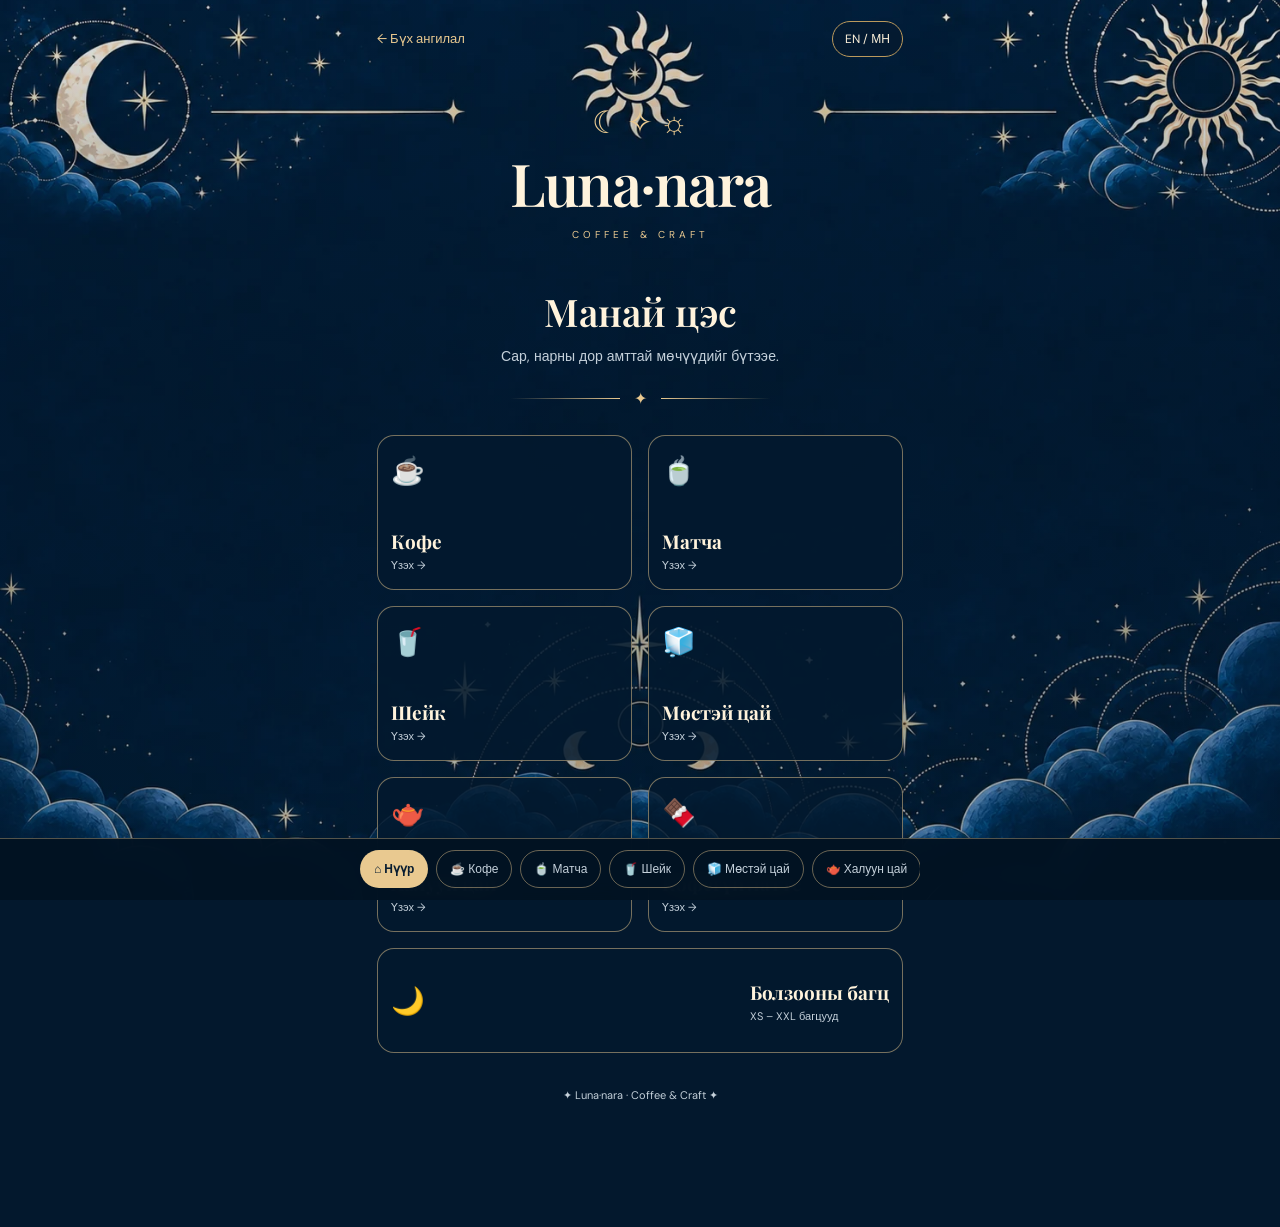
<file: index.html>
<!doctype html><html lang="mn"><head><meta charset="UTF-8"><meta name="viewport" content="width=device-width, initial-scale=1, viewport-fit=cover"><meta name="theme-color" content="#03182d"><meta name="description" content="Luna·nara Coffee & Craft mobile menu"><link rel="stylesheet" href="/style.css"></head><body data-page="home"><div id="app"></div><script src="/app.js" defer></script></body></html>
</file>
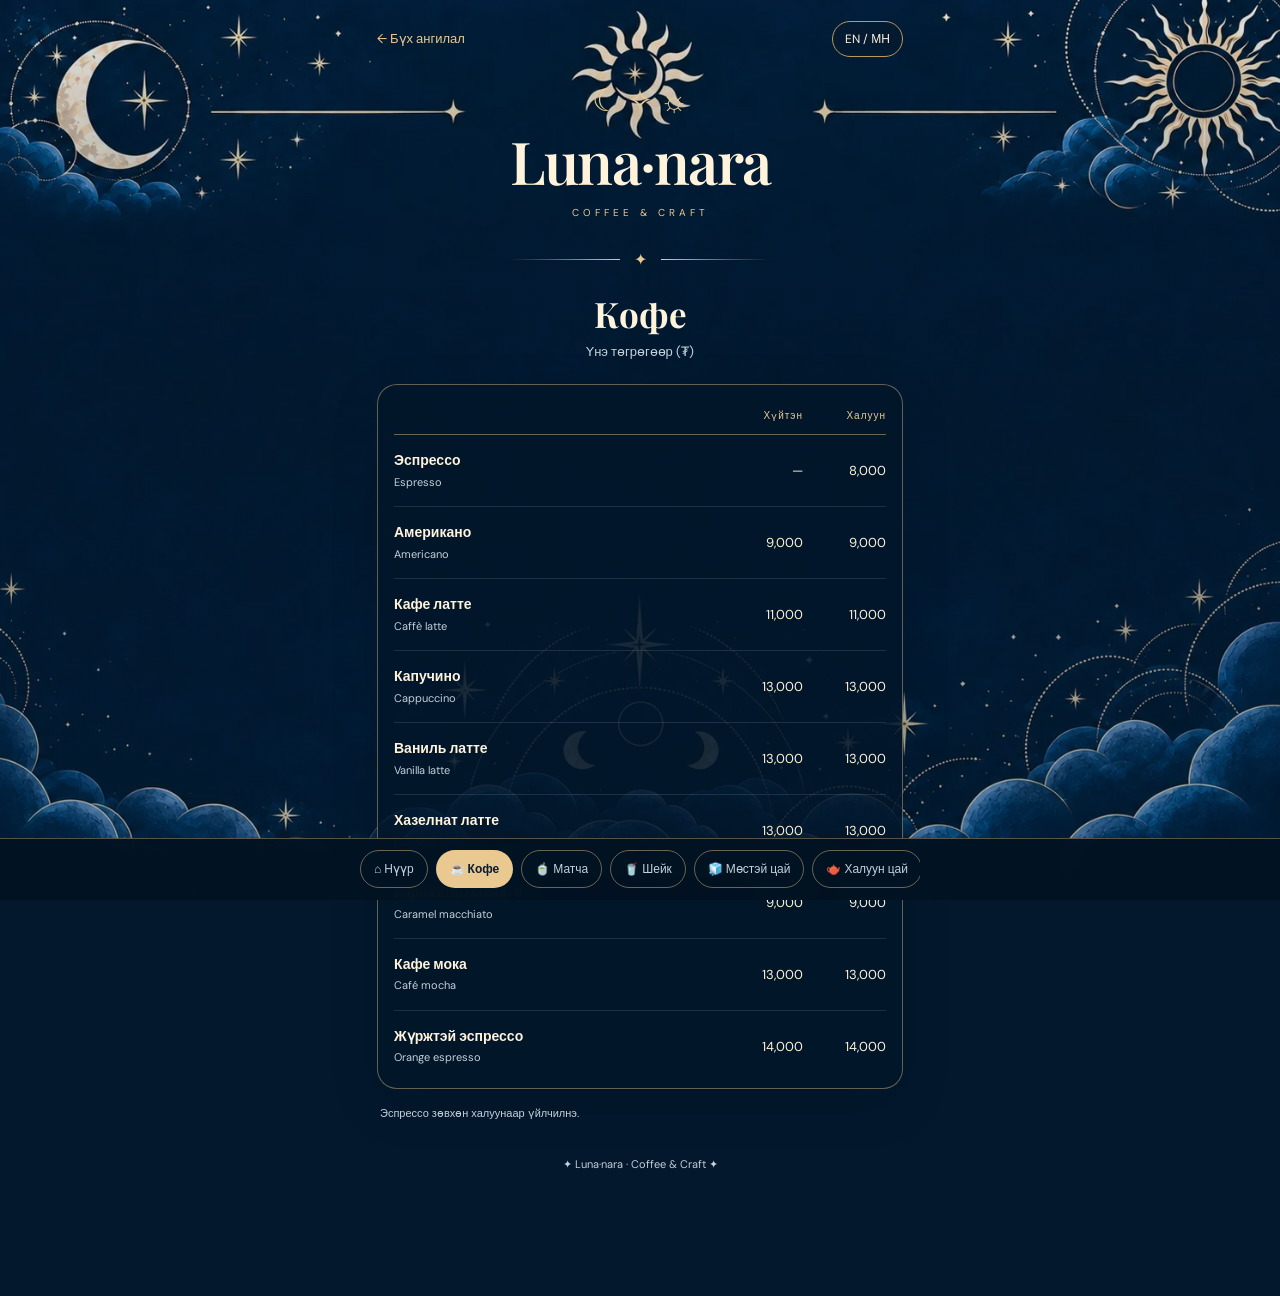
<file: coffee.html>
<!doctype html><html lang="mn"><head><meta charset="UTF-8"><meta name="viewport" content="width=device-width, initial-scale=1, viewport-fit=cover"><meta name="theme-color" content="#03182d"><meta name="description" content="Luna·nara Coffee & Craft mobile menu"><link rel="stylesheet" href="/style.css"></head><body data-page="coffee"><div id="app"></div><script src="/app.js" defer></script></body></html>
</file>
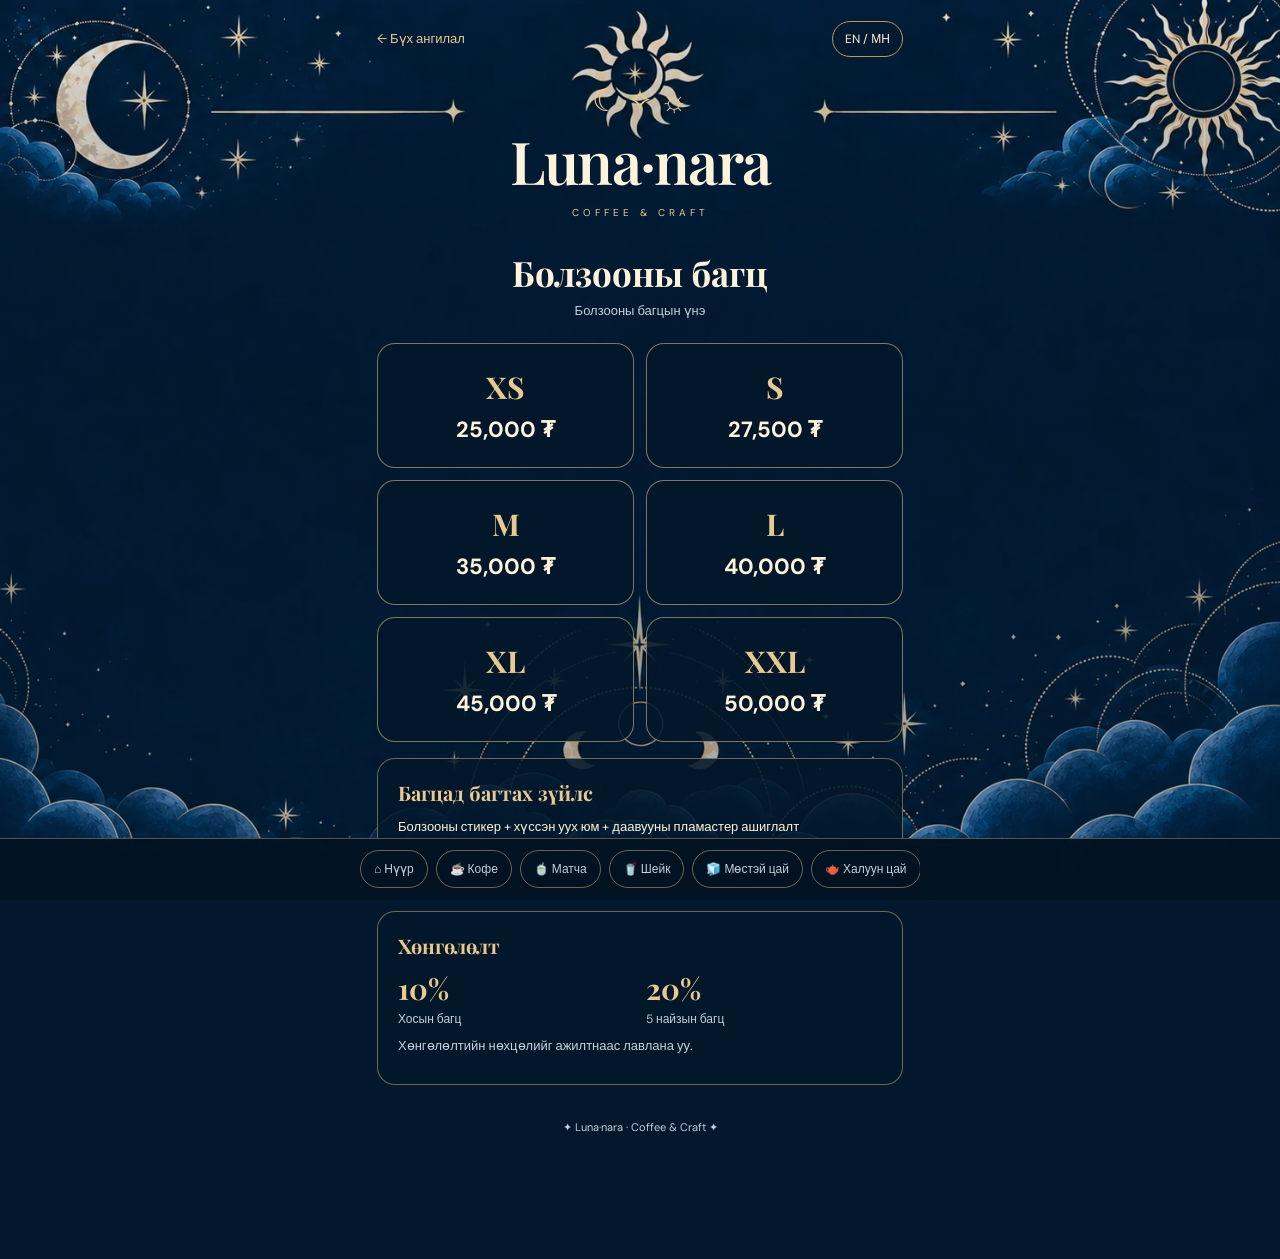
<file: date-bundles.html>
<!doctype html><html lang="mn"><head><meta charset="UTF-8"><meta name="viewport" content="width=device-width, initial-scale=1, viewport-fit=cover"><meta name="theme-color" content="#03182d"><meta name="description" content="Luna·nara Coffee & Craft mobile menu"><link rel="stylesheet" href="/style.css"></head><body data-page="date-bundles"><div id="app"></div><script src="/app.js" defer></script></body></html>
</file>
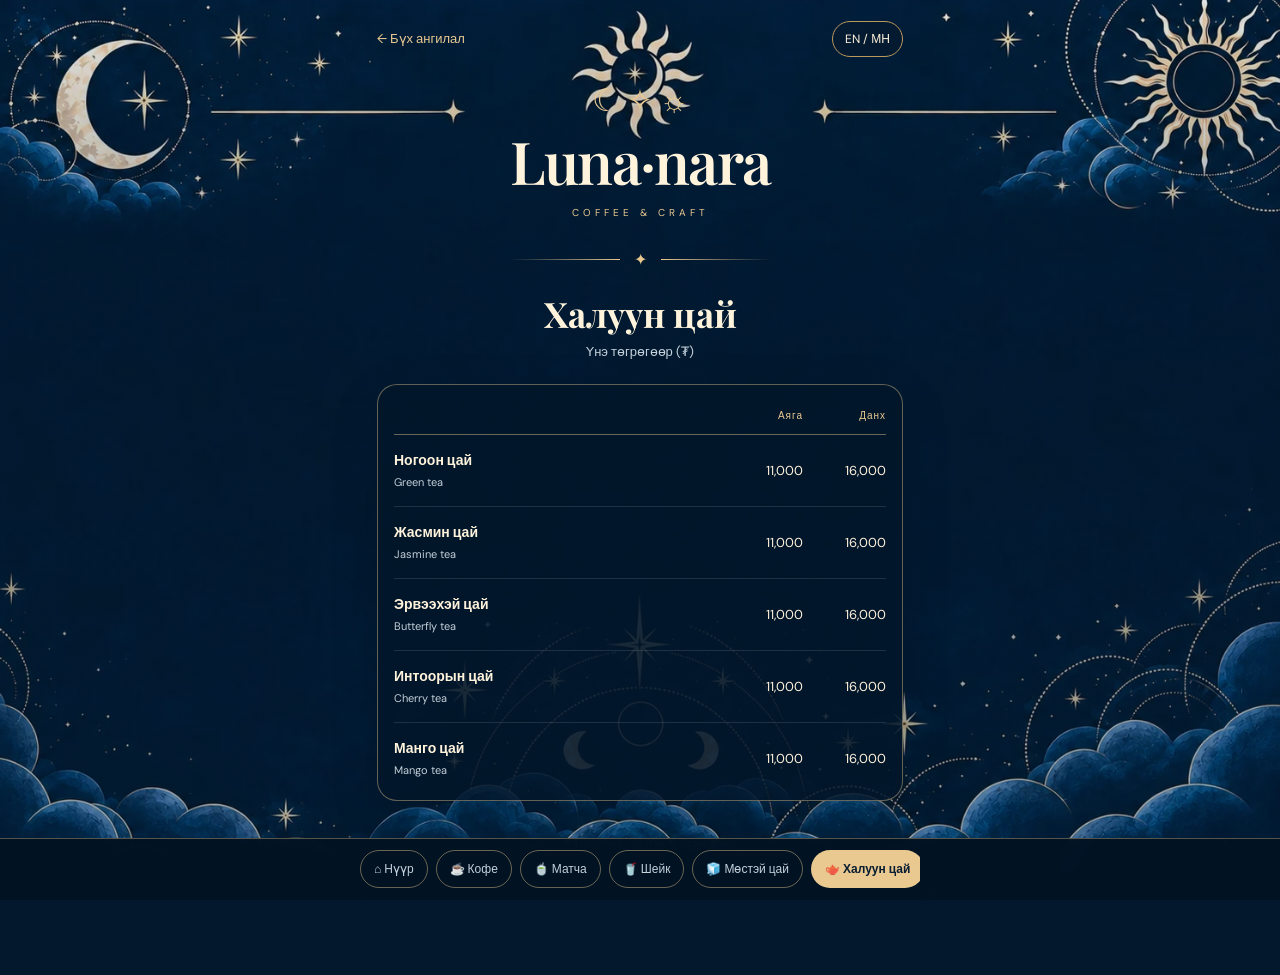
<file: hot-tea.html>
<!doctype html><html lang="mn"><head><meta charset="UTF-8"><meta name="viewport" content="width=device-width, initial-scale=1, viewport-fit=cover"><meta name="theme-color" content="#03182d"><meta name="description" content="Luna·nara Coffee & Craft mobile menu"><link rel="stylesheet" href="/style.css"></head><body data-page="hot-tea"><div id="app"></div><script src="/app.js" defer></script></body></html>
</file>
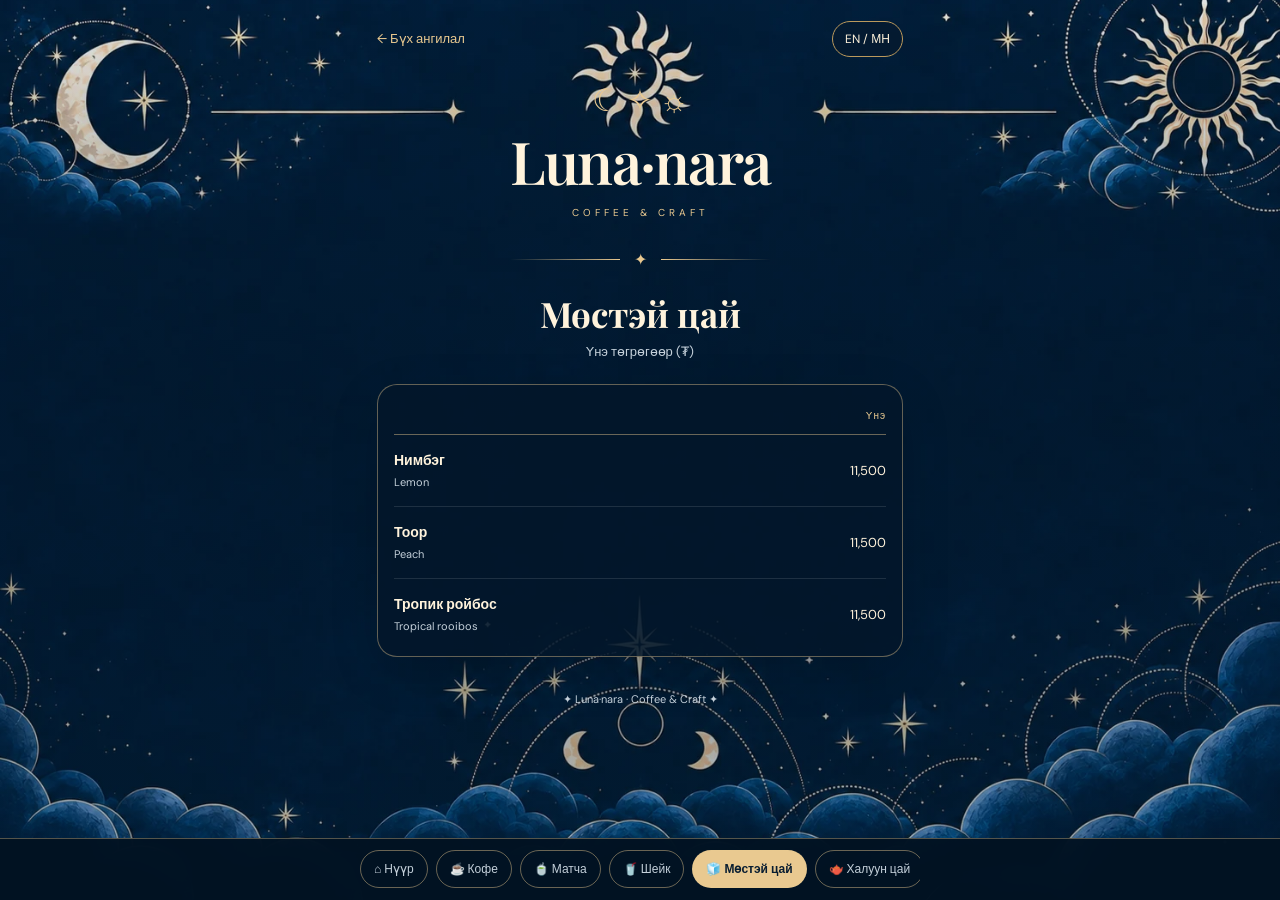
<file: iced-tea.html>
<!doctype html><html lang="mn"><head><meta charset="UTF-8"><meta name="viewport" content="width=device-width, initial-scale=1, viewport-fit=cover"><meta name="theme-color" content="#03182d"><meta name="description" content="Luna·nara Coffee & Craft mobile menu"><link rel="stylesheet" href="/style.css"></head><body data-page="iced-tea"><div id="app"></div><script src="/app.js" defer></script></body></html>
</file>
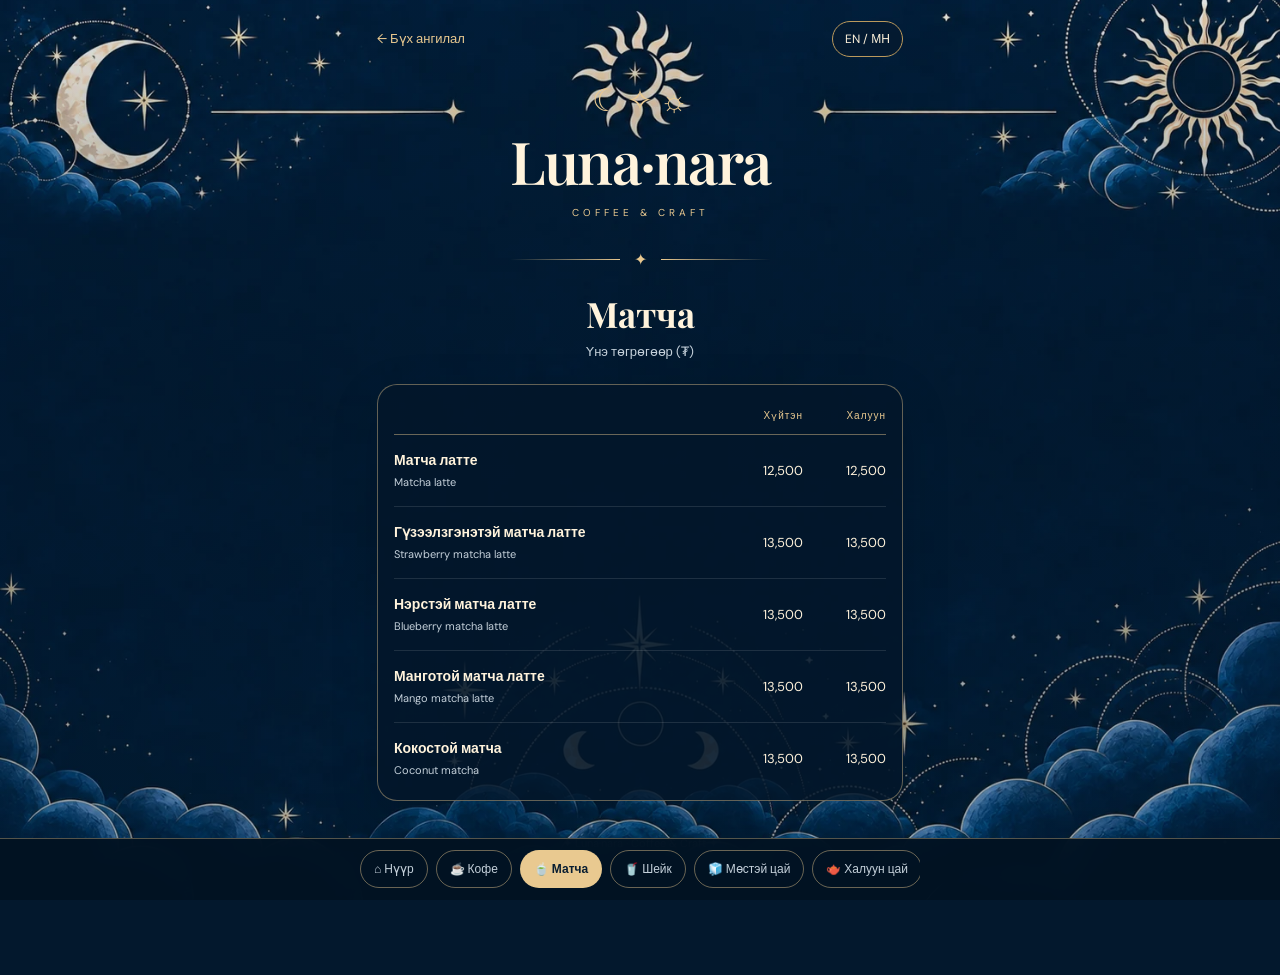
<file: matcha.html>
<!doctype html><html lang="mn"><head><meta charset="UTF-8"><meta name="viewport" content="width=device-width, initial-scale=1, viewport-fit=cover"><meta name="theme-color" content="#03182d"><meta name="description" content="Luna·nara Coffee & Craft mobile menu"><link rel="stylesheet" href="/style.css"></head><body data-page="matcha"><div id="app"></div><script src="/app.js" defer></script></body></html>
</file>
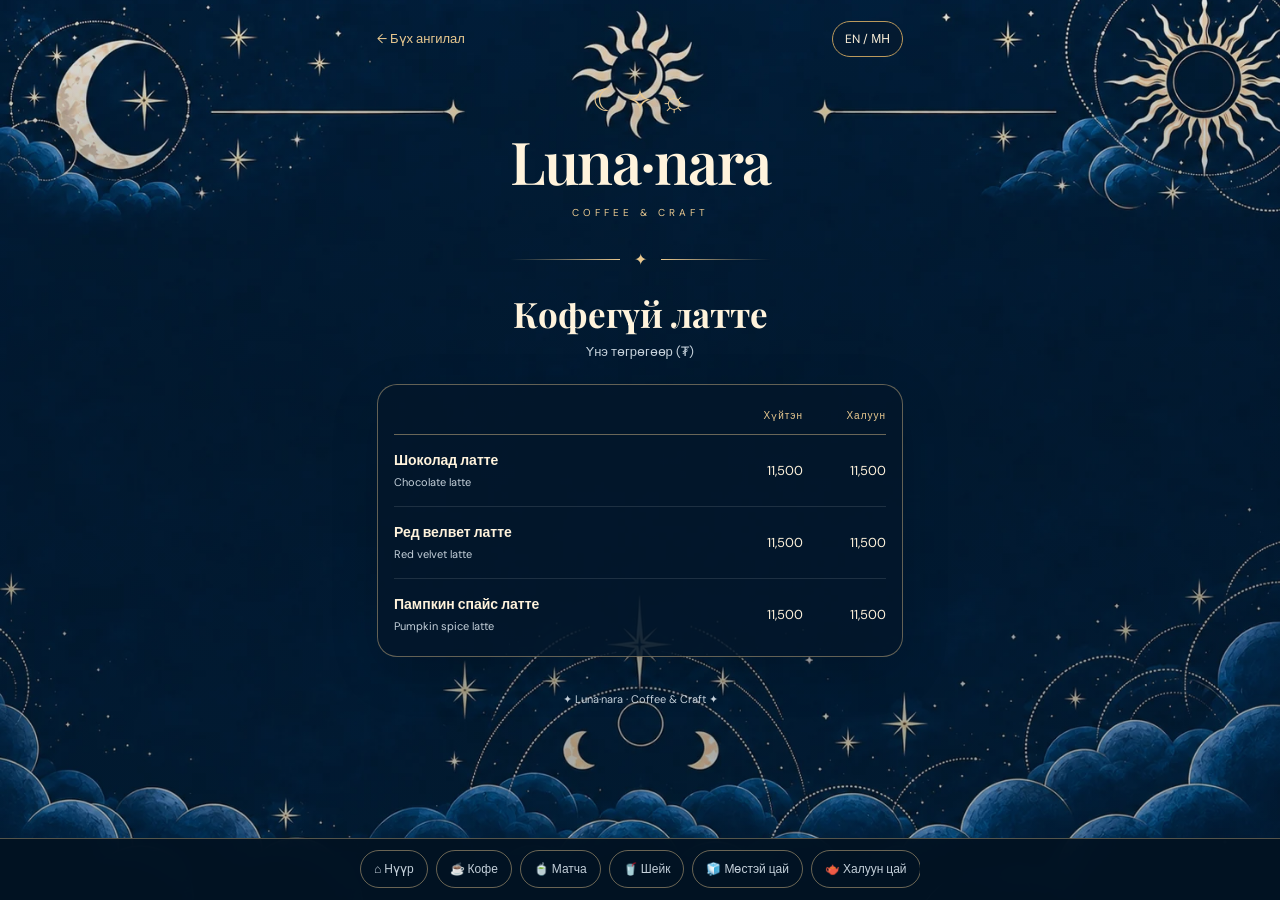
<file: non-coffee.html>
<!doctype html><html lang="mn"><head><meta charset="UTF-8"><meta name="viewport" content="width=device-width, initial-scale=1, viewport-fit=cover"><meta name="theme-color" content="#03182d"><meta name="description" content="Luna·nara Coffee & Craft mobile menu"><link rel="stylesheet" href="/style.css"></head><body data-page="non-coffee"><div id="app"></div><script src="/app.js" defer></script></body></html>
</file>
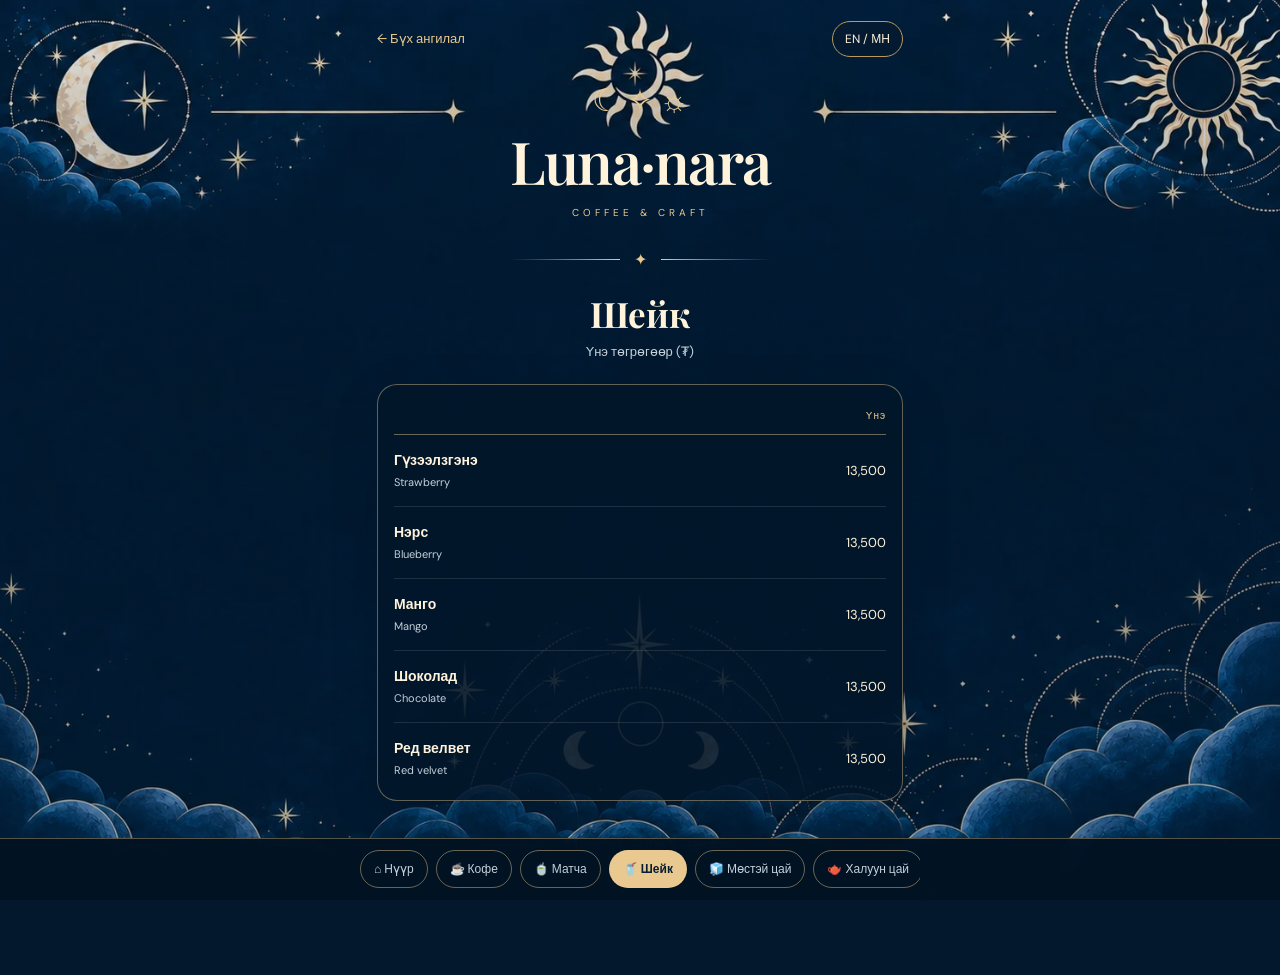
<file: shakes.html>
<!doctype html><html lang="mn"><head><meta charset="UTF-8"><meta name="viewport" content="width=device-width, initial-scale=1, viewport-fit=cover"><meta name="theme-color" content="#03182d"><meta name="description" content="Luna·nara Coffee & Craft mobile menu"><link rel="stylesheet" href="/style.css"></head><body data-page="shakes"><div id="app"></div><script src="/app.js" defer></script></body></html>
</file>
<file: style.css>
@import url('https://fonts.googleapis.com/css2?family=DM+Sans:wght@400;500;600;700&family=Playfair+Display:wght@500;600;700&display=swap');
:root{--gold:#e9c990;--ivory:#fff3dc;--muted:#c4d0da;--navy:#03182d}*{box-sizing:border-box}html{scroll-behavior:smooth}body{margin:0;background:var(--navy);color:var(--ivory);font-family:'DM Sans',Arial,sans-serif;min-height:100vh}body:before{content:'';position:fixed;inset:0;background:linear-gradient(180deg,rgba(2,18,34,.10),rgba(2,18,34,.43) 45%,rgba(2,18,34,.28)),url('/assets/celestial-background.webp') center center/cover no-repeat;z-index:-1;pointer-events:none}a{color:inherit;text-decoration:none}button{font:inherit}main{max-width:560px;margin:auto;padding:18px 17px 125px;min-height:100vh}.top{display:flex;align-items:center;justify-content:space-between;gap:12px}.back{display:inline-flex;align-items:center;gap:7px;font-size:13px;color:var(--gold);padding:12px 0}.lang{background:rgba(5,27,48,.8);border:1px solid #bb995c;color:var(--ivory);border-radius:24px;padding:9px 12px;font-size:12px;cursor:pointer}.brand{text-align:center;margin:26px 0 16px}.symbol{color:var(--gold);font-size:31px;line-height:1}.brand h1{font-family:'Playfair Display',Georgia,serif;font-size:clamp(40px,11vw,59px);font-weight:600;letter-spacing:-1.7px;margin:5px 0 0}.tagline{font-size:10px;letter-spacing:4px;color:var(--gold);margin-top:6px}.hero{text-align:center;margin:28px 0 26px}.hero h2,.heading{font-family:'Playfair Display',Georgia,serif;font-weight:600;font-size:clamp(28px,8vw,38px);margin:0 0 8px}.hero p,.intro{color:var(--muted);font-size:14px;line-height:1.65;margin:0}.ornament{display:flex;align-items:center;gap:14px;justify-content:center;color:var(--gold);margin:20px 0}.ornament:before,.ornament:after{content:'';height:1px;flex:1;max-width:110px;background:linear-gradient(90deg,transparent,var(--gold))}.ornament:after{transform:rotate(180deg)}.menu-grid{display:grid;grid-template-columns:repeat(2,minmax(0,1fr));gap:12px}.tile{background:rgba(3,25,46,.85);border:1px solid rgba(233,201,144,.5);border-radius:17px;min-height:138px;padding:17px 13px;display:flex;flex-direction:column;justify-content:space-between;transition:transform .15s,background .15s}.tile:active{transform:scale(.98)}.tile .emoji{font-size:27px}.tile strong{font-family:'Playfair Display',Georgia,serif;font-size:19px}.tile small{font-size:11px;color:var(--muted);display:block;margin-top:4px}.tile.bundle{grid-column:span 2;min-height:105px;flex-direction:row;align-items:center}.page-title{text-align:center;margin:30px 0 24px}.page-title h2{font-family:'Playfair Display',Georgia,serif;font-size:35px;margin:6px 0}.page-title p{font-size:13px;color:var(--muted);margin:0}.list{background:rgba(3,23,42,.86);border:1px solid rgba(233,201,144,.42);border-radius:20px;padding:12px 16px 6px;box-shadow:0 15px 50px rgba(0,0,0,.13)}.list-head{display:grid;grid-template-columns:1fr 78px 78px;gap:5px;color:var(--gold);font-size:10px;letter-spacing:1px;text-align:right;padding:12px 0;border-bottom:1px solid rgba(233,201,144,.45)}.list-head.single{grid-template-columns:1fr 100px}.drink{display:grid;grid-template-columns:1fr 78px 78px;gap:5px;align-items:center;border-bottom:1px solid rgba(255,255,255,.11);padding:16px 0}.drink.single{grid-template-columns:1fr 100px}.drink:last-child{border-bottom:0}.name{font-size:14px;font-weight:600;line-height:1.4}.translation{font-size:11px;color:var(--muted);font-weight:400;margin-top:4px}.price{text-align:right;white-space:nowrap;font-size:13px;color:var(--ivory);font-variant-numeric:tabular-nums}.subnote{font-size:11px;color:var(--muted);margin:16px 3px;line-height:1.6}.bundle-list{display:grid;grid-template-columns:repeat(2,1fr);gap:12px}.bundle-card{background:rgba(3,23,42,.87);border:1px solid rgba(233,201,144,.55);border-radius:18px;text-align:center;padding:23px 8px}.bundle-card h3{font-family:'Playfair Display',Georgia,serif;font-size:30px;margin:0 0 8px;color:var(--gold)}.bundle-card .amount{font-size:22px;font-weight:700}.details{background:rgba(3,23,42,.87);border:1px solid rgba(233,201,144,.45);border-radius:18px;padding:20px;margin-top:16px}.details h3{font-family:'Playfair Display',Georgia,serif;color:var(--gold);font-size:20px;margin:0 0 10px}.details p{line-height:1.7;font-size:13px;margin:7px 0}.discounts{display:grid;grid-template-columns:1fr 1fr;gap:12px}.discounts strong{display:block;font-size:29px;color:var(--gold);font-family:'Playfair Display',Georgia,serif}.discounts span{font-size:12px;color:var(--muted)}.bottom-nav{position:fixed;bottom:0;left:0;right:0;background:rgba(2,18,34,.96);border-top:1px solid rgba(233,201,144,.36);backdrop-filter:blur(12px);padding:11px 12px max(12px,env(safe-area-inset-bottom));z-index:2}.nav-inner{max-width:560px;margin:auto;display:flex;gap:8px;overflow-x:auto;scrollbar-width:none}.nav-inner::-webkit-scrollbar{display:none}.nav-inner a{white-space:nowrap;border:1px solid rgba(233,201,144,.45);border-radius:30px;padding:10px 13px;font-size:12px;color:var(--muted)}.nav-inner a.active{background:var(--gold);color:#081d31;font-weight:700}.footer{text-align:center;font-size:11px;color:var(--muted);margin-top:35px}.welcome{margin-top:48px}.welcome .brand{margin-bottom:45px}@media(min-width:700px){body:before{background-size:cover}.menu-grid{gap:16px}.tile{min-height:155px}}@media(max-width:360px){.drink,.list-head{grid-template-columns:1fr 67px 67px}.price{font-size:12px}.name{font-size:13px}}
</file>
